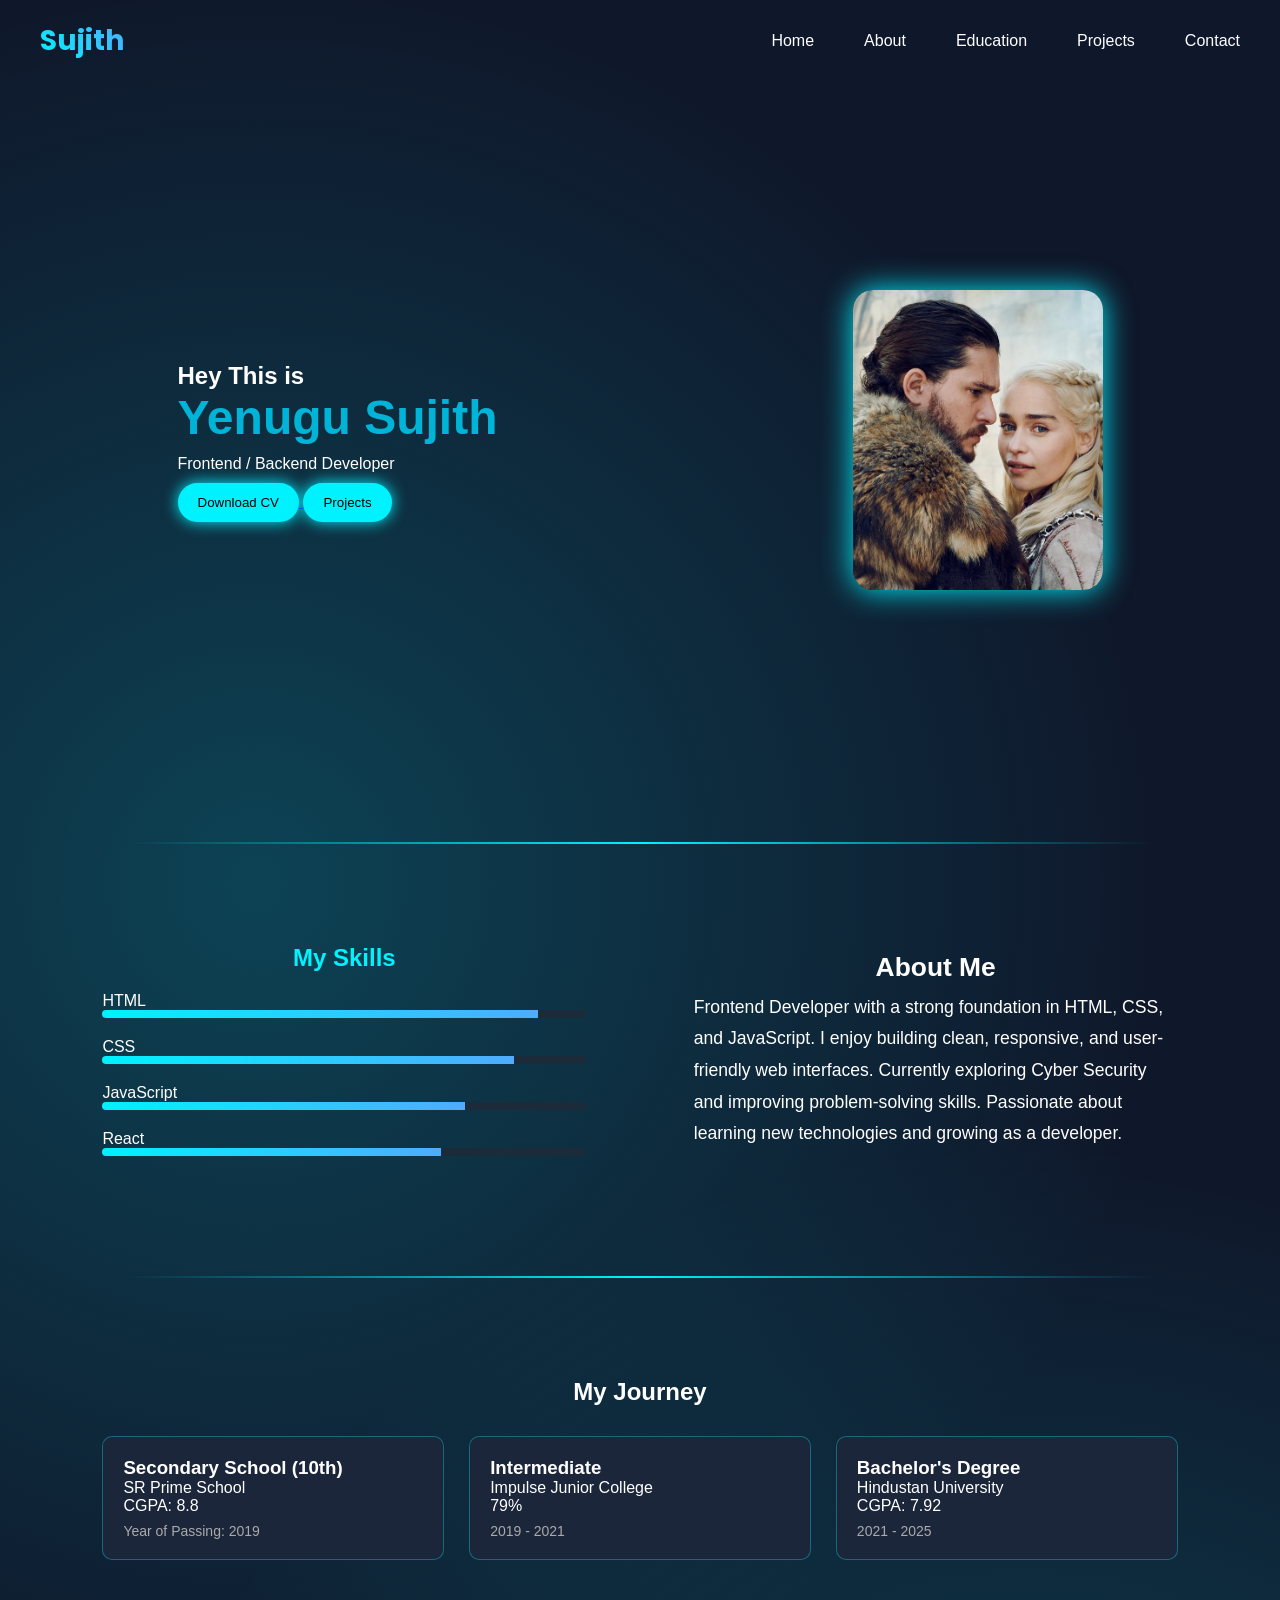
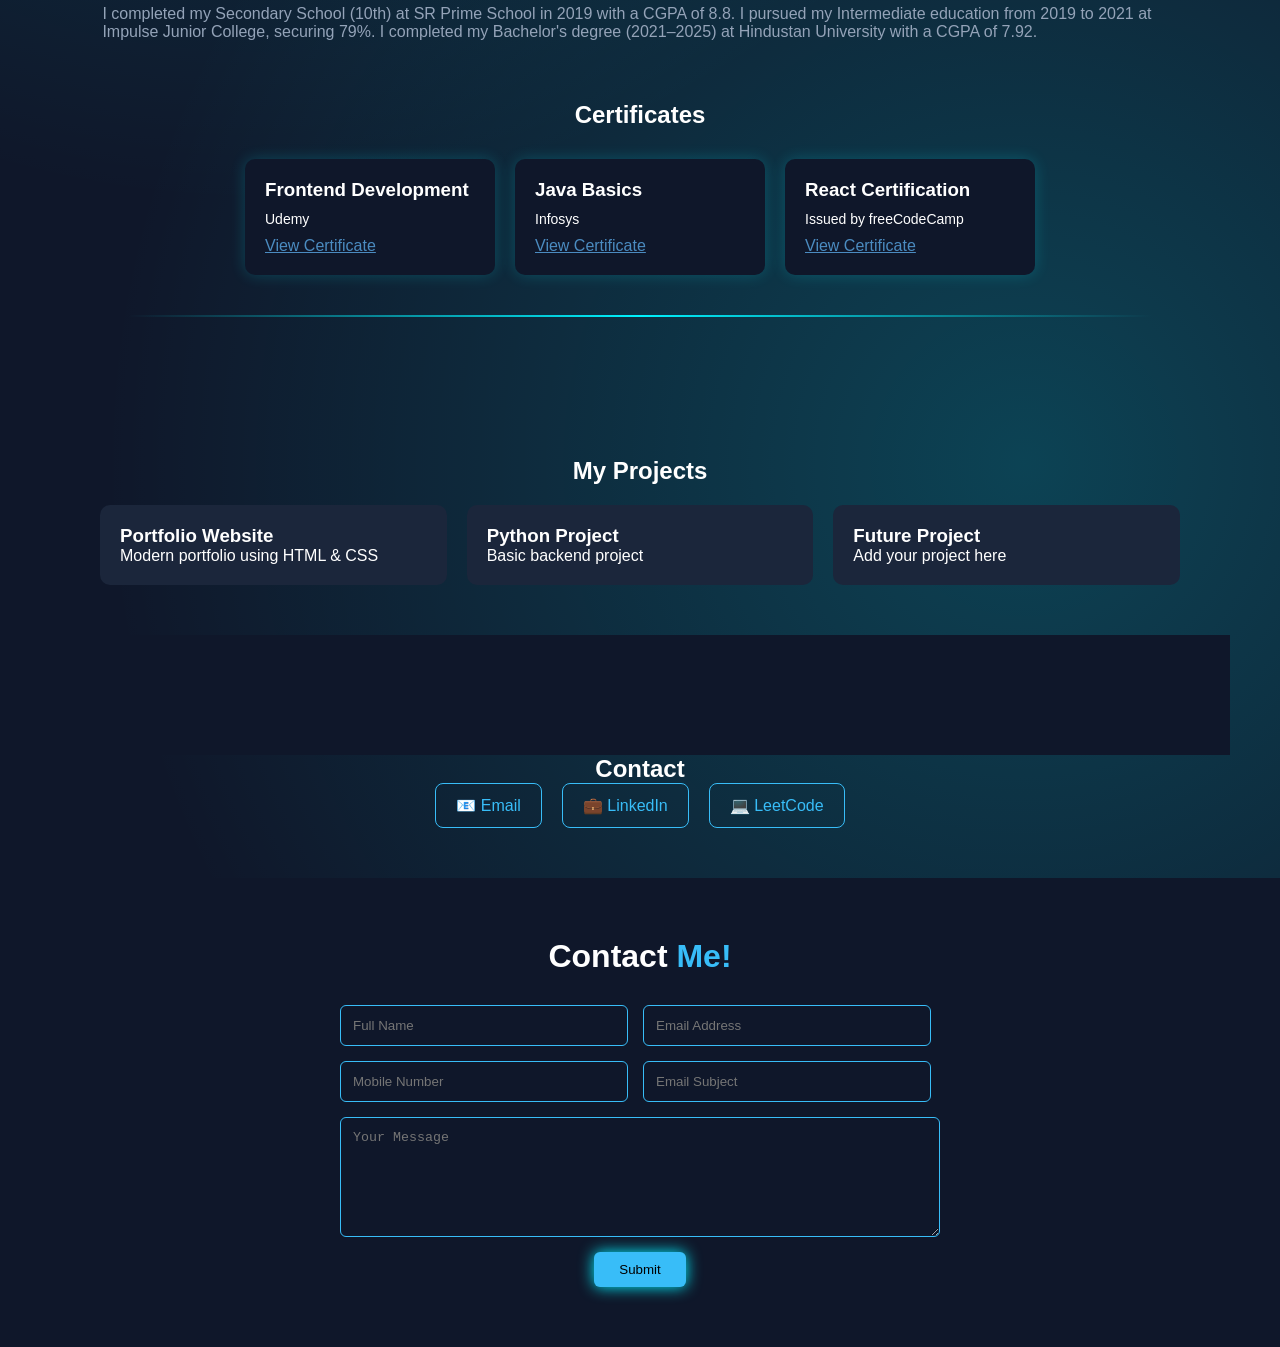
<file: index.html>
<!DOCTYPE html>
<html lang="en">
<head>

    <meta charset="UTF-8">
    <meta name="viewport" content="width=device-width, initial-scale=1.0">
    <title>Sujith Portfolio</title>
    <link rel="stylesheet" href="style.css">
     <link href="https://fonts.googleapis.com/css2?family=Poppins:wght@700&display=swap" rel="stylesheet">
</head>
<body>

<!-- NAVBAR -->
<nav class="navbar">
    <h2 class="logo-name">Sujith</h2>

    <ul class="nav-links">
        <li><a href="#">Home</a></li>
        <li><a href="#about">About</a></li>
        <li><a href="#Education">Education</a></li>
        <li><a href="#projects">Projects</a></li>
        <li><a href="#contact">Contact</a></li>
    </ul>
</nav>

<!-- HERO -->
<section class="hero">
    <div class="hero-text">
        <h1>Hey This is</h1>
        <h2>Yenugu Sujith</h2>
        <p>Frontend / Backend Developer</p>

         <div class="buttons">
    <a href="resume.pdf" download>
        <button>Download CV</button>
    </a>

    <button class="outline">Projects</button>
</div>
    </div>

    <div class="hero-img">
        <img src="image/profile.jpg" alt="profile">
    </div>
</section>

<!-- STATS -->
<hr class="section-line">

<!-- ABOUT -->
<section id="about" class="about">

    <!-- LEFT SIDE (SKILLS) -->
    <div class="skills">
        <h2>My Skills</h2>

        <div class="skill">
            <p>HTML</p>
            <div class="bar"><div class="fill html"></div></div>
        </div>

        <div class="skill">
            <p>CSS</p>
            <div class="bar"><div class="fill css"></div></div>
        </div>

        <div class="skill">
            <p>JavaScript</p>
            <div class="bar"><div class="fill js"></div></div>
        </div>

        <div class="skill">
            <p>React</p>
            <div class="bar"><div class="fill react"></div></div>
        </div>
    </div>

    <!-- RIGHT SIDE (ABOUT) -->
    <div class="about-text">
        <h2>About Me</h2>
        <p>
            Frontend Developer with a strong foundation in HTML, CSS, and JavaScript.
            I enjoy building clean, responsive, and user-friendly web interfaces.
            Currently exploring Cyber Security and improving problem-solving skills.
            Passionate about learning new technologies and growing as a developer.
        </p>
    </div>

</section>

<hr class="section-line">

<!-- ✅ ADD EDUCATION HERE -->
 <section id="Education" class="Education">
</section>
<section class="education">

    <h2>My Journey</h2>

    <div class="edu-container">

        <div class="edu-card">
            <h3>Secondary School (10th)</h3>
            <p>SR Prime School</p>
            <span>CGPA: 8.8</span>
            <small>Year of Passing: 2019</small>
        </div>

        <div class="edu-card">
            <h3>Intermediate</h3>
            <p>Impulse Junior College</p>
            <span>79%</span>
            <small>2019 - 2021</small>
        </div>

        <div class="edu-card">
            <h3>Bachelor's Degree</h3>
            <p>Hindustan University</p>
            <span>CGPA: 7.92</span>
            <small>2021 - 2025</small>
        </div>

    </div>

    <p class="edu-desc">
        I completed my Secondary School (10th) at SR Prime School in 2019 with a CGPA of 8.8.
        I pursued my Intermediate education from 2019 to 2021 at Impulse Junior College, securing 79%.
        I completed my Bachelor's degree (2021–2025) at Hindustan University with a CGPA of 7.92.
    </p>
</section>
<h2>Certificates</h2>

<div class="cert-container">

    <div class="cert-card">
        <h3>Frontend Development</h3>
        <p>Udemy</p>
        <a href="certificates/Python certificate.pdf" target="_blank">View Certificate</a>
    </div>

    <div class="cert-card">
        <h3>Java Basics</h3>
        <p>Infosys</p>
        <a href="certificates/Infosys_Certificate.pdf.jpg" target="_blank">View Certificate</a>
    </div>

    <div class="cert-card">
        <h3>React Certification</h3>
        <p>Issued by freeCodeCamp</p>
        <a href="certificates/react.pdf" target="_blank">View Certificate</a>
    </div>

</div>

<hr class="section-line">

<!-- Projects stays below -->
<section id="projects" class="projects">

<!-- PROJECTS -->
<section id="projects" class="projects">
    <h2>My Projects</h2>

    <div class="project-container">
        <div class="card">
            <h3>Portfolio Website</h3>
            <p>Modern portfolio using HTML & CSS</p>
        </div>

        <div class="card">
            <h3>Python Project</h3>
            <p>Basic backend project</p>
        </div>

        <div class="card">
            <h3>Future Project</h3>
            <p>Add your project here</p>
        </div>
    </div>
</section>

<!-- CONTACT ME -->
 <section id="contact" class="contact"></section>


  <h2>Contact <span></span></h2>

  <div class="contact-links">
    <a href="mailto:sujithyenugu123@gmail.com.com">📧 Email</a>
    <a href="https://www.linkedin.com/in/yenugu-sujith-reddy-133081328" target="_blank">💼 LinkedIn</a>
    <a href="https://leetcode.com/u/sujith110/" target="_blank">💻 LeetCode</a>
  </div>
</section>
<section class="contact me">
  <h2>Contact <span>Me!</span></h2>

  <form class="contact-container" action="https://formsubmit.co/sujithyenugu123@gmail.com" method="POST">
     <input type="hidden" name="_next" value="thankyou.html">
    <input type="text" name="name" placeholder="Full Name" required>
    
    <input type="email" name="email" placeholder="Email Address" required>
    
    <input type="text" name="mobile" placeholder="Mobile Number">
    
    <input type="text" name="subject" placeholder="Email Subject">
    
    <textarea name="message" placeholder="Your Message" required></textarea>
    
    <button type="submit">Submit</button>

</form>
</section>

</body>
</html>
</file>
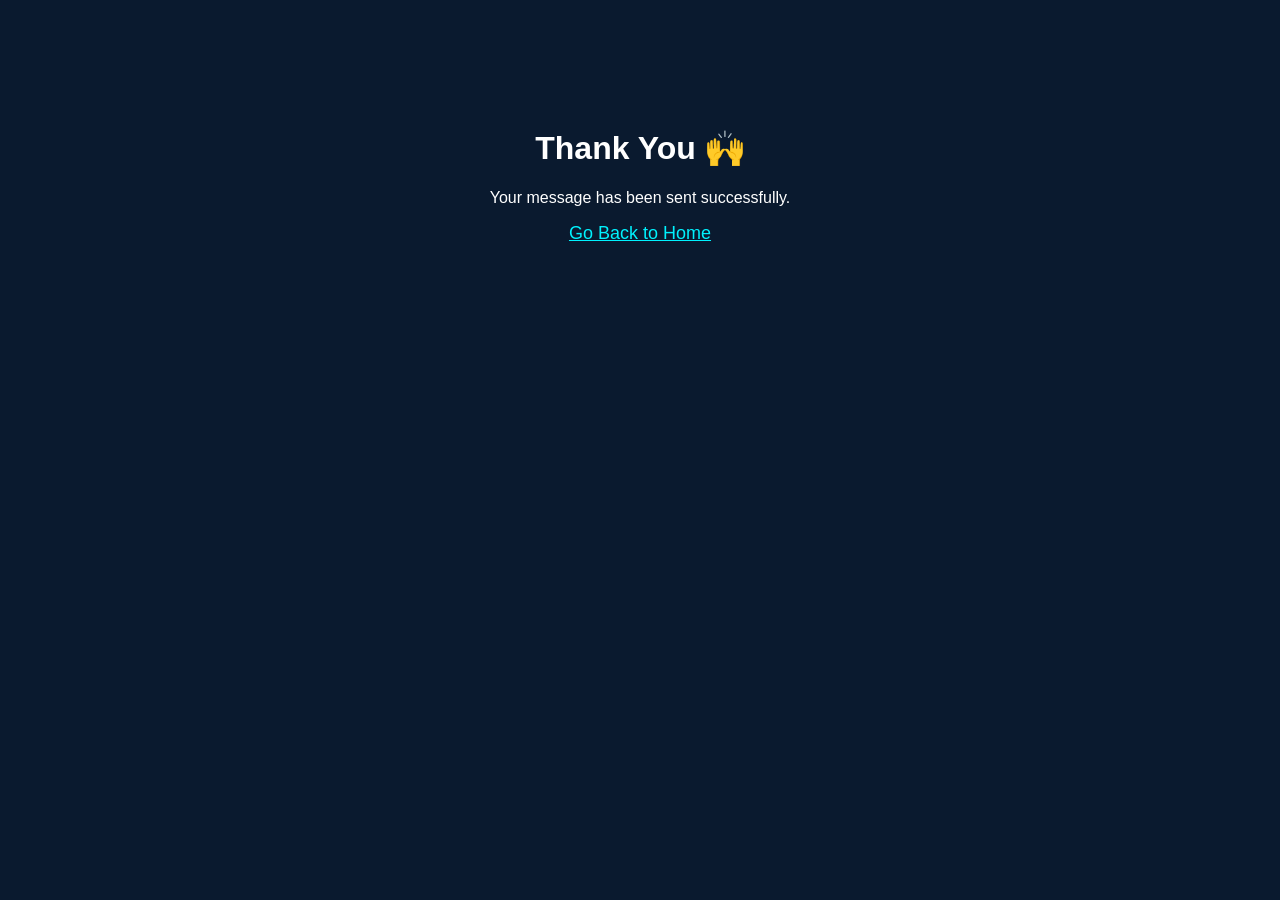
<file: thank.html>
<!DOCTYPE html>
<html lang="en">
<head>
    <meta charset="UTF-8">
    <title>Thank You</title>
</head>

<body style="background:#0a1a2f; color:white; text-align:center; padding-top:100px; font-family:Arial;">

    <h1>Thank You 🙌</h1>
    <p>Your message has been sent successfully.</p>

    <a href="index.html" style="color:#00f2fe; font-size:18px;">Go Back to Home</a>

</body>
</html>
</file>
<file: style.css>
/* RESET */
* {
    margin: 0;
    padding: 0;
    box-sizing: border-box;
}

/* BODY */
body {
    font-family: 'Segoe UI', sans-serif;
    background: radial-gradient(circle at 20% 30%, #00f2fe33, transparent 40%),
                radial-gradient(circle at 80% 70%, #00f2fe33, transparent 40%),
                #0f172a;
    color: white;
}

/* NAVBAR */
/* NAVBAR */
.navbar {
    display: flex;
    justify-content: space-between; /* name left, menu right */
    align-items: center;
    padding: 20px 40px;
}

/* NAME STYLE */
.logo-name {
    font-size: 28px;
    font-weight: 700;
    font-family: 'Poppins', sans-serif;

    background: linear-gradient(45deg, #00f2fe, #4facfe);
    -webkit-background-clip: text;
    -webkit-text-fill-color: transparent;

    margin: 0;
}

/* MENU */
.nav-links {
    display: flex;
    list-style: none;
    gap: 30px;
}

.nav-links a {
    color: white;
    text-decoration: none;
}
nav ul {
    display: flex;
    list-style: none;
}

nav ul li {
    margin-left: 20px;
}

nav a {
    color: white;
    text-decoration: none;
}

/* HERO */
.hero {
    display: flex;
    justify-content: space-around;
    align-items: center;
    height: 80vh;
}

.hero-text h1 {
    font-size: 1.5rem;
}

.hero-text h2 {
    font-size: 3rem;
    color: #00b4d8;
}

.hero-text p {
    margin: 10px 0;
}

/* BUTTONS */
button {
    background: #00f2fe;
    border: none;
    padding: 12px 20px;
    color: black;
    border-radius: 25px;
    box-shadow: 0 0 15px #00f2fe;
    cursor: pointer;
    transition: 0.3s;
}

button:hover {
    box-shadow: 0 0 30px #00f2fe;
}
/* IMAGE */
.hero-img img {
  width: 300px;
  height: 300px;
  border-radius: 50%;
  object-fit: cover;
  transition: transform 0.3s ease, box-shadow 0.3s ease;
}

/* when you hover */
.hero-img img:hover {
  transform: scale(1.1);
  box-shadow: 0 15px 40px rgba(0,0,0,0.4);
}
.hero-img img {
    width: 250px;
    border-radius: 20px;
    box-shadow: 0 0 30px #00f2fe;
}
/* STATS */
.section-line {
    width: 80%;
    height: 2px;
    margin: 40px auto;

    border: none;
    background: linear-gradient(to right, transparent, #00f2fe, transparent);
}

/* Section spacing from page */
.stats {
  padding: 0 50px;   /* space from left & right */
  margin-top: 40px;
} 

/* Skills container */
.skills-bar {
  display: flex;
  justify-content: space-between; /* equal spacing */
  align-items: center;
  flex-wrap: wrap; /* responsive */

  background: #1b263b;
  padding: 15px 20px;
  border-radius: 10px;
}

/* Text style */
.skills-bar span {
  color: #aaa;
  font-size: 14px;
  text-transform: uppercase;
  transition: 0.3s;
}

/* Hover effect */
.skills-bar span:hover {
  color: orange;
}
/* ABOUT */
.about {
    width: 100%;
    padding: 60px 8%;

    display: flex;              /* IMPORTANT */
    justify-content: space-between;
    align-items: flex-start;
    gap: 50px;
}

.about-text {
    width: 45%;                /* instead of 100% */
    line-height: 1.8;
    font-size: 1.1rem;
    text-align: left;          /* better for readability */
}
.skills {
    width: 45%;
}

.skills h2 {
    margin-bottom: 20px;
    color: #00f2fe;
}

.skill {
    margin-bottom: 20px;
}

.bar {
    width: 100%;
    height: 8px;
    background: #1c2b3a;
    border-radius: 10px;
    overflow: hidden;
}

.fill {
    height: 100%;
    background: linear-gradient(90deg, #00f2fe, #4facfe);
}

/* levels */
.html { width: 90%; }
.css { width: 85%; }
.js { width: 75%; }
.react { width: 70%; }
/*education*/
.education {
    padding: 60px 8%;
}

.edu-container {
  display: flex;
  gap: 25px;   /* space between cards */
  flex-wrap: wrap;
}

.edu-card {
    flex: 1;
    min-width: 250px;
    background: #1b263b;
    padding: 20px;
    border-radius: 10px;
    border: 1px solid #00f2fe55;
}
.edu-card small {
    display: block;
    margin-top: 8px;
    color: #aaa;
    font-size: 14px;
}
.edu-card {
  margin-bottom: 20px;
}
.edu-container + p {
  margin-top: 25px;
  color: #94a3b8;
}
.education h2 {
  text-align: center;
  margin-bottom: 30px; /* space between heading and boxes */
}

/* certificates8*/
.cert-container {
    display: flex;
    justify-content: center;   /* CENTER cards */
    gap: 20px;
    margin-top: 30px;
    flex-wrap: wrap;
}
.certificates h2 {
    text-align: center;
}
h2 {
    text-align: center;
}

.cert-card {
    background: #0f172a;
    padding: 20px;
    border-radius: 10px;
    width: 250px;
    box-shadow: 0 0 15px rgba(0, 242, 254, 0.2);
    transition: 0.3s;
}

.cert-card:hover {
    transform: translateY(-5px);
    box-shadow: 0 0 25px #00f2fe;
}

.cert-card h3 {
    margin-bottom: 10px;
}

.cert-card p {
    font-size: 14px;
    margin-bottom: 10px;
}

.cert-card a {
    color: #5aa9e6;
    opacity: 0.8;
    transition: 0.3s;
}

.cert-card a:hover {
    opacity: 1;
    color: #00f2fe;
}


/* PROJECTS */
.projects {
    padding: 50px;
}

.project-container {
    display: flex;
    gap: 20px;
    margin-top: 20px;
}

.card {
    background: #1b263b;
    padding: 20px;
    border-radius: 10px;
    flex: 1;
    transition: 0.3s;
}

.card:hover {
    transform: translateY(-10px);
}

/* CONTACT */
.contact {
  padding: 60px 8%;
  text-align: center;
  background: #0f172a;
}

.contact h2 {
  font-size: 32px;
  margin-bottom: 30px;
  color: #fff;
}

.contact h2 span {
  color: #38bdf8;
}

.contact-container {
  max-width: 600px;
  margin: auto;
  display: flex;
  flex-wrap: wrap;
  gap: 15px;
}

.contact-container input {
  width: 48%;
  padding: 12px;
  background: transparent;
  border: 1px solid #38bdf8;
  border-radius: 6px;
  color: #fff;
}

.contact-container textarea {
  width: 100%;
  height: 120px;
  padding: 12px;
  background: transparent;
  border: 1px solid #38bdf8;
  border-radius: 6px;
  color: #fff;
}

.contact-container button {
  margin: auto;
  padding: 10px 25px;
  background: #38bdf8;
  border: none;
  border-radius: 6px;
  color: #000;
  cursor: pointer;
  transition: 0.3s;
}

.contact-container button:hover {
  background: #0ea5e9;
}
.contact {
  text-align: center;
  padding: 60px 8%;
  background: #0f172a;
}

.contact h2 {
  color: white;
  margin-bottom: 30px;
}

.contact h2 span {
  color: #38bdf8;
}

.contact-links {
  display: flex;
  justify-content: center;
  gap: 20px;
}

.contact-links a {
  text-decoration: none;
  color: #38bdf8;
  border: 1px solid #38bdf8;
  padding: 12px 20px;
  border-radius: 8px;
  transition: 0.3s;
}

.contact-links a:hover {
  background: #38bdf8;
  color: #000;
}
</file>
